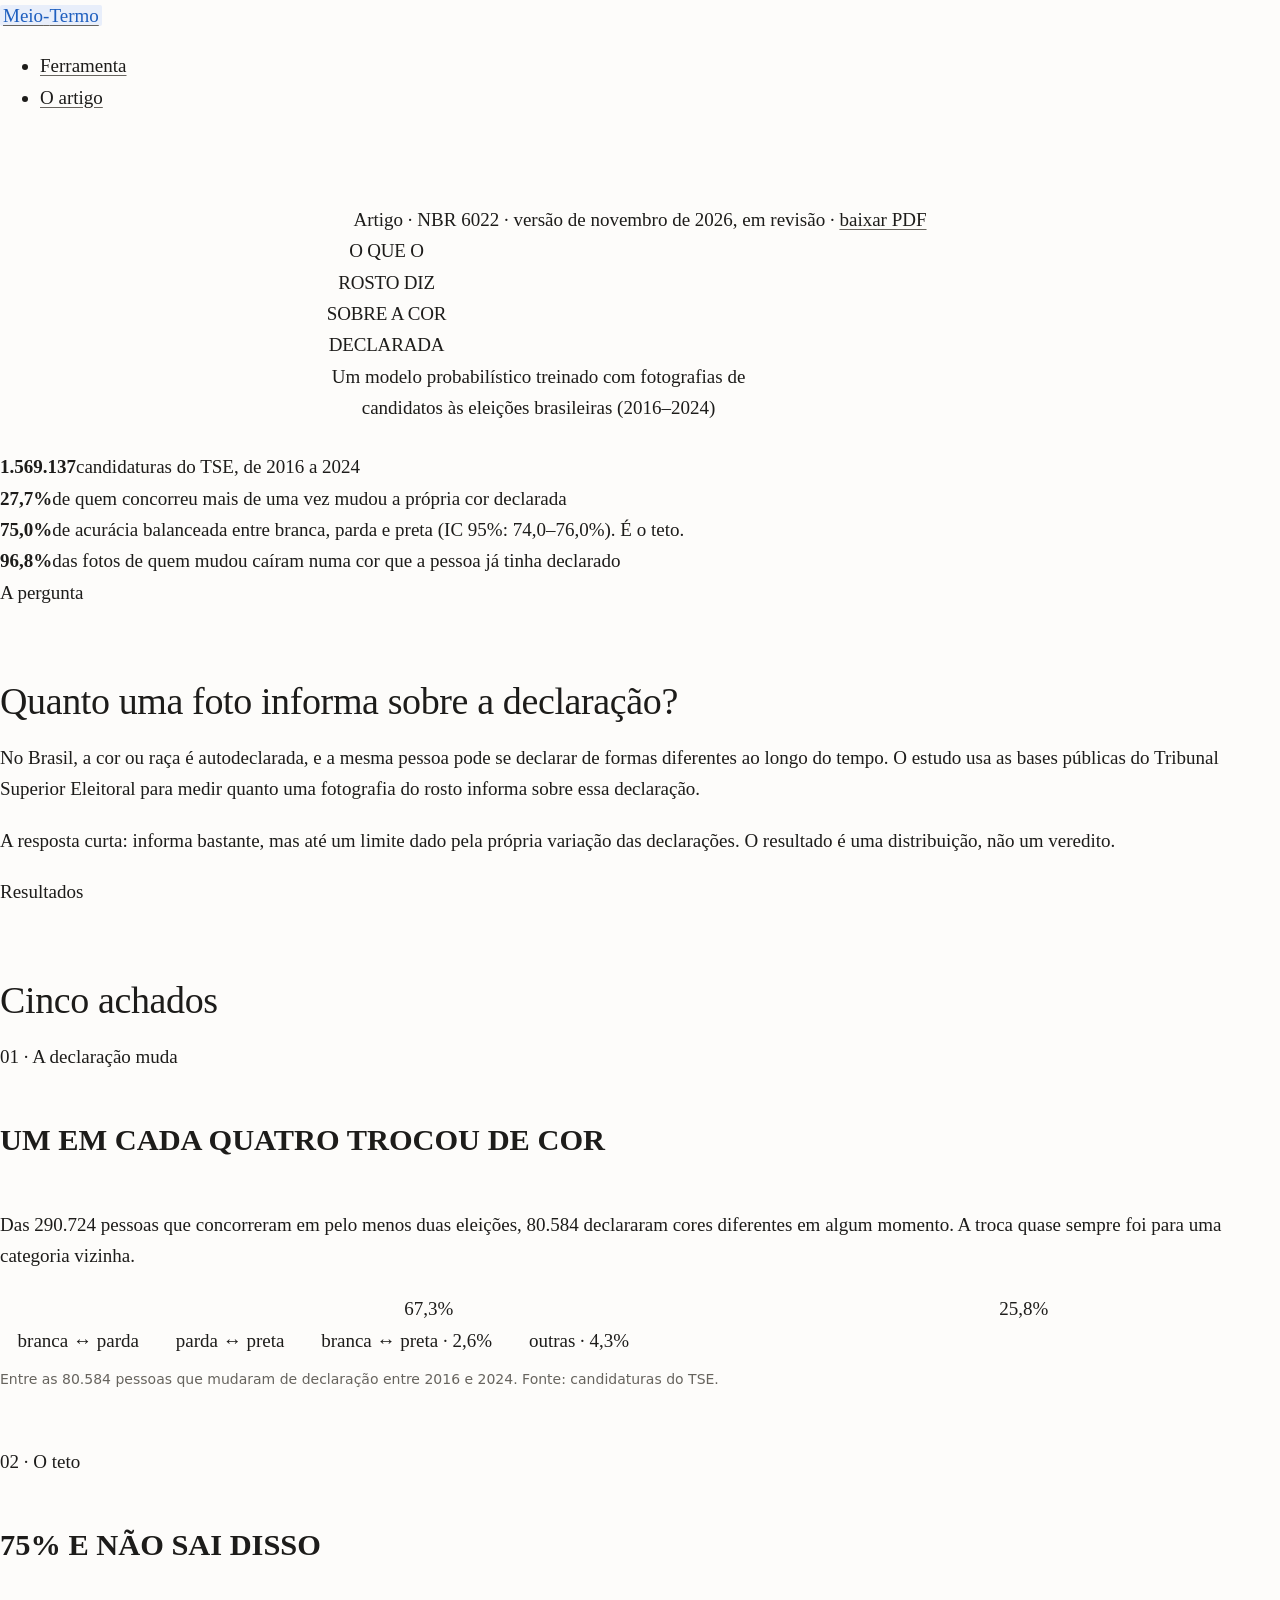
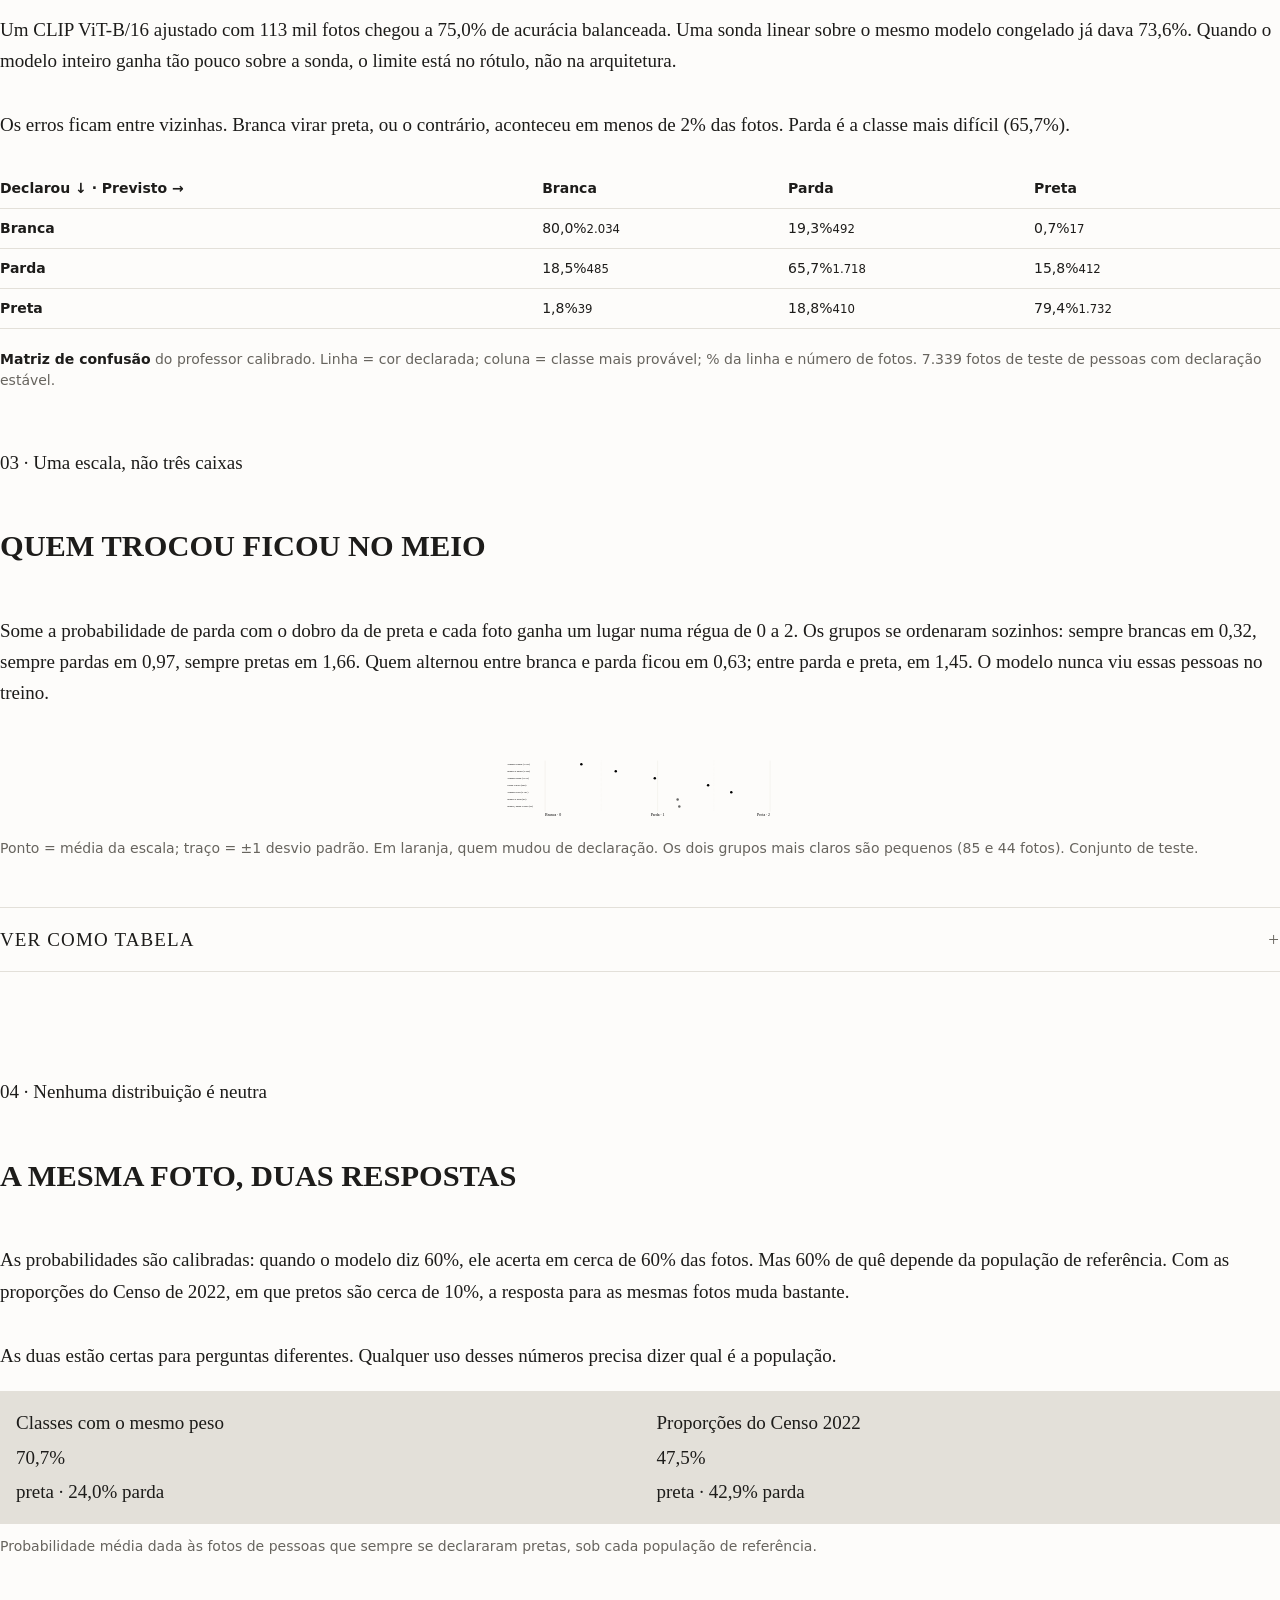
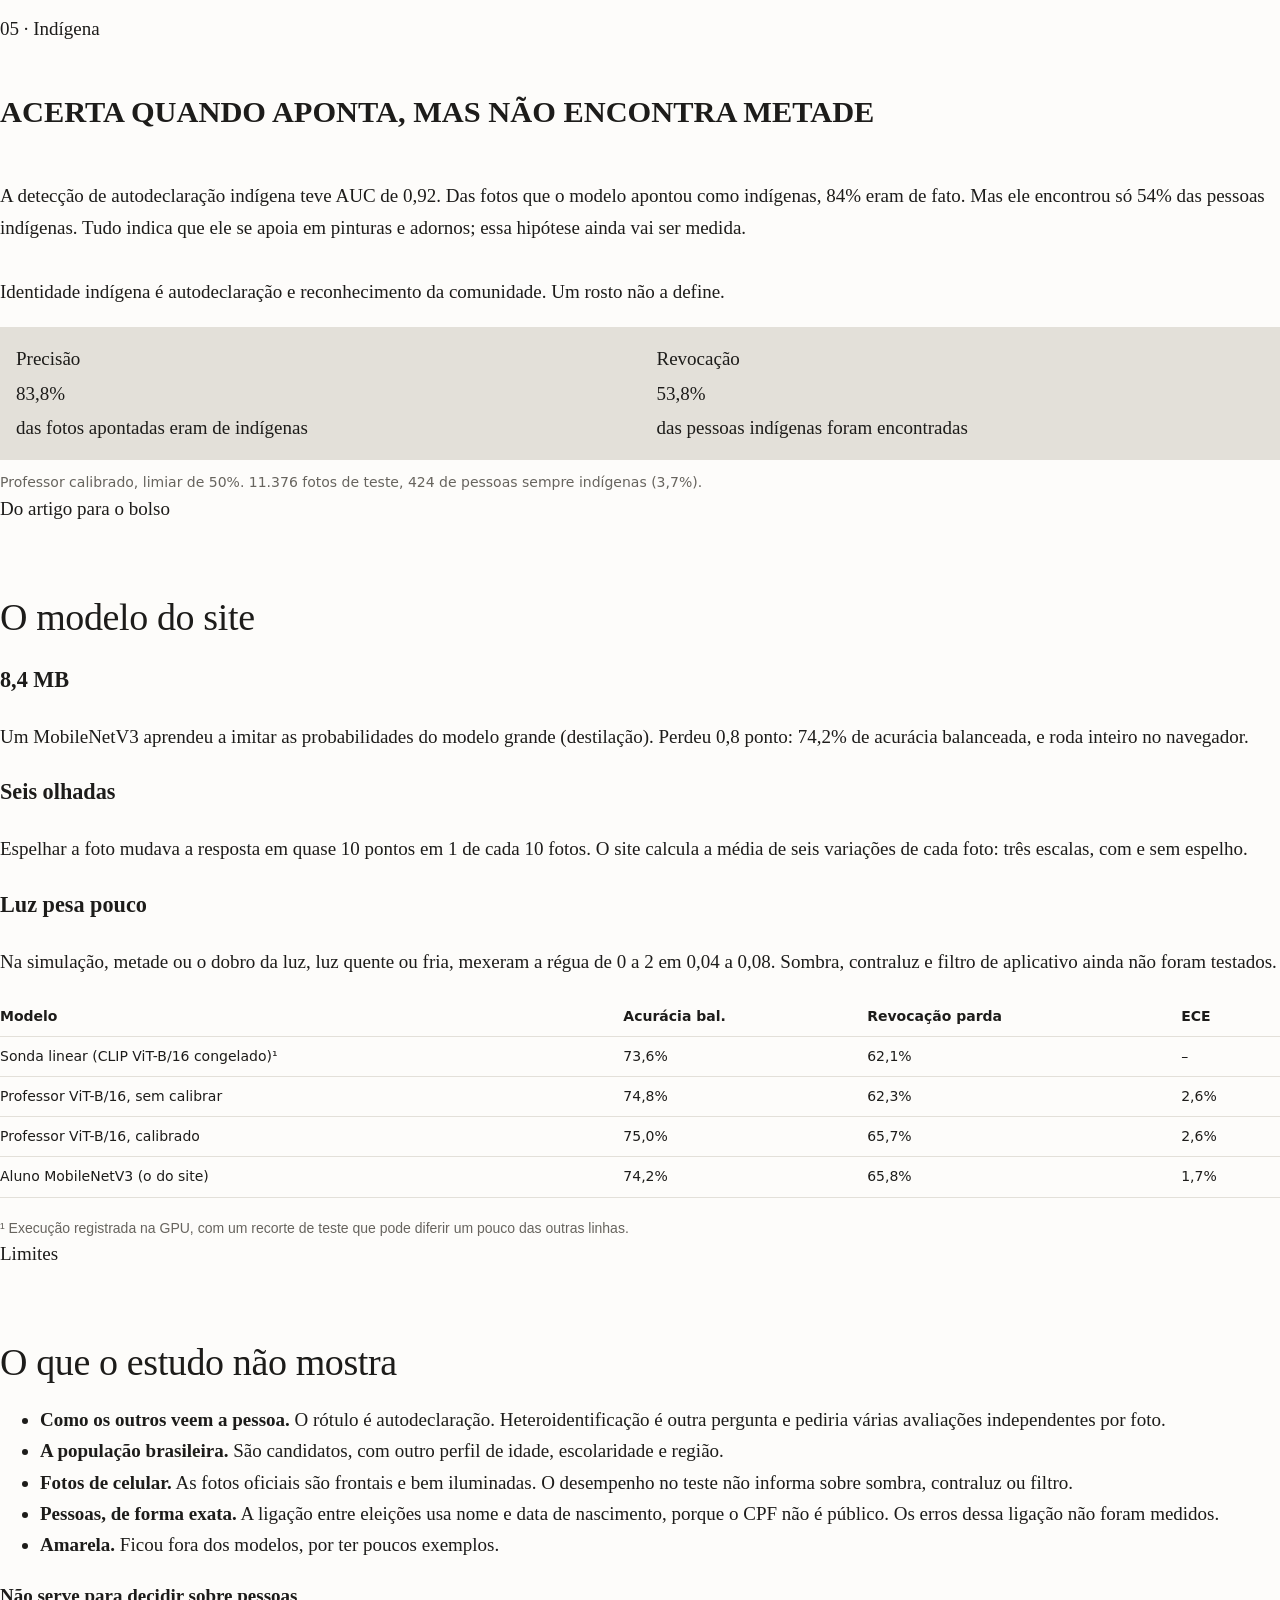
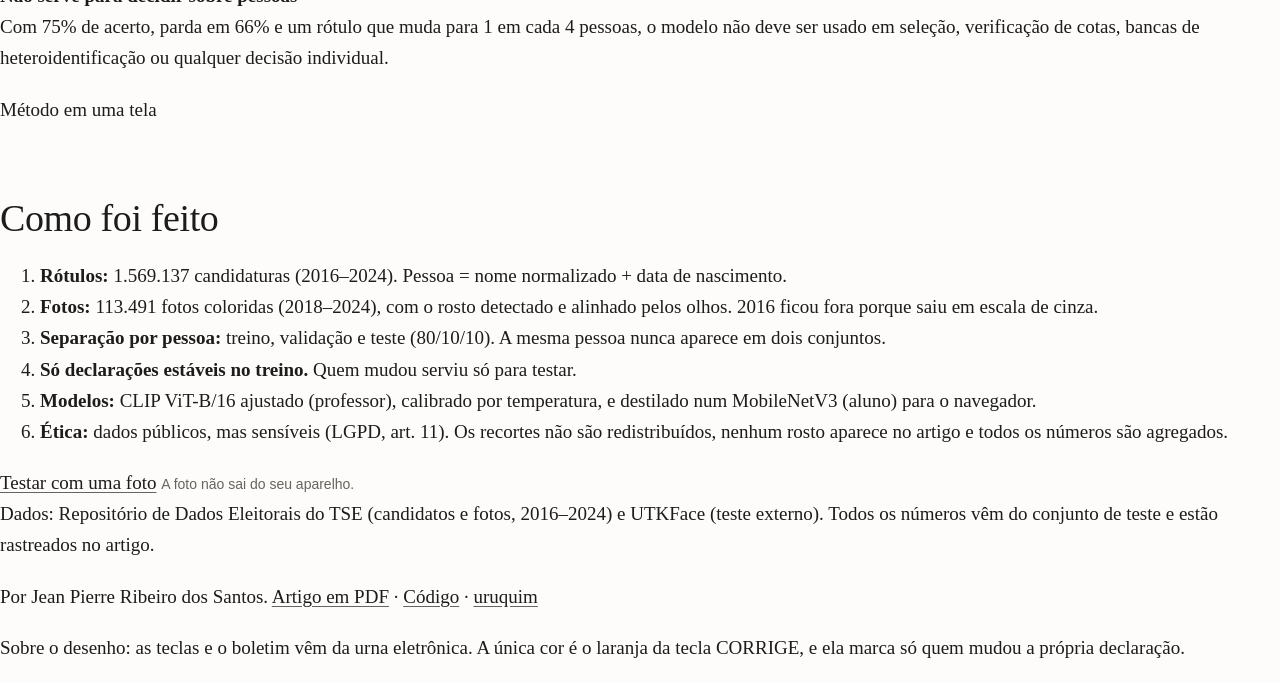
<file: web/artigo.html>
<!doctype html>
<html lang="pt-BR">
<head>
<meta charset="utf-8">
<meta name="viewport" content="width=device-width, initial-scale=1, viewport-fit=cover">
<title>O que o rosto diz · Meio-Termo</title>
<meta name="description" content="O artigo por trás do Meio-Termo: quanto uma foto do rosto informa sobre a cor ou raça autodeclarada, com 1,57 milhão de candidaturas do TSE.">
<meta name="theme-color" content="#f1ece1" media="(prefers-color-scheme: light)">
<meta name="theme-color" content="#171612" media="(prefers-color-scheme: dark)">
<link rel="icon" href="data:image/svg+xml,%3Csvg xmlns='http://www.w3.org/2000/svg' viewBox='0 0 32 32'%3E%3Crect width='32' height='32' rx='5' fill='%231b1a17'/%3E%3Crect x='7' y='14' width='18' height='5' fill='%23e0661f'/%3E%3C/svg%3E">
<link rel="preconnect" href="https://fonts.googleapis.com">
<link rel="preconnect" href="https://fonts.gstatic.com" crossorigin>
<link rel="stylesheet" href="https://fonts.googleapis.com/css2?family=Archivo:wdth,wght@62..125,400..900&family=IBM+Plex+Mono:wght@400;500;600&family=Source+Serif+4:ital,opsz,wght@0,8..60,400;0,8..60,600;1,8..60,400&display=swap">
<link rel="stylesheet" href="estilo.css">
<style>
.titulo-artigo { font: 900 clamp(2.6rem, 11vw, 6rem)/.9 var(--f-titulo); font-stretch: 65%; text-transform: uppercase; letter-spacing: -.01em; max-width: 14ch; }
.subtitulo { font: italic 400 clamp(1.1rem, 3.4vw, 1.35rem)/1.45 var(--f-texto); max-width: 46ch; color: var(--tinta-2); }
.achados { display: grid; gap: 3.5rem; }
@media (min-width: 900px) { .achado.lado { grid-template-columns: minmax(0, 1fr) minmax(0, 1.15fr); gap: 2.5rem; align-items: start; } }
.achado .corpo { display: grid; gap: .8rem; }
.achado h3 { font-size: clamp(1.4rem, 4.6vw, 1.9rem); font-stretch: 75%; font-weight: 800; text-transform: uppercase; }
.pilha { display: flex; height: 34px; gap: 2px; }
.pilha div { display: grid; place-items: center; font: 600 .78rem var(--f-mono); color: var(--recibo); min-width: 0; overflow: hidden; white-space: nowrap; }
.pilha-legenda { display: flex; flex-wrap: wrap; gap: .3rem 1.2rem; font: 400 .8rem var(--f-mono); color: var(--tinta-2); }
.pilha-legenda i { display: inline-block; width: .75rem; height: .75rem; margin-right: .35rem; vertical-align: -1px; }
.versus { display: grid; grid-template-columns: 1fr 1fr; gap: 1px; background: var(--linha); }
.versus > div { background: var(--recibo); padding: 1rem; display: grid; gap: .2rem; }
.versus b { font: 800 2.2rem/1 var(--f-titulo); font-stretch: 70%; }
.versus span { font: 400 .78rem/1.45 var(--f-mono); color: var(--tinta-2); }
details summary { cursor: pointer; font: 500 .8rem var(--f-mono); text-transform: uppercase; letter-spacing: .06em; }
details[open] summary { margin-bottom: .8rem; }
</style>
</head>
<body>
<div class="pagina">

<nav class="nav" aria-label="Principal">
  <a class="marca" href="./">Meio<i>-</i>Termo</a>
  <ul><li><a href="./">Ferramenta</a></li><li><a href="artigo.html" aria-current="page">O artigo</a></li></ul>
</nav>

<header class="abertura">
  <span class="rotulo">Artigo · NBR 6022 · versão de novembro de 2026, em revisão · <a href="artigo.pdf">baixar PDF</a></span>
  <h1 class="titulo-artigo">O que o rosto diz sobre a cor declarada</h1>
  <p class="subtitulo">Um modelo probabilístico treinado com fotografias de candidatos às eleições brasileiras (2016–2024)</p>
</header>

<div class="numeros" role="list">
  <div class="numero" role="listitem"><b>1.569.137</b><span>candidaturas do TSE, de 2016 a 2024</span></div>
  <div class="numero destaque" role="listitem"><b>27,7%</b><span>de quem concorreu mais de uma vez mudou a própria cor declarada</span></div>
  <div class="numero" role="listitem"><b>75,0%</b><span>de acurácia balanceada entre branca, parda e preta (IC 95%: 74,0–76,0%). É o teto.</span></div>
  <div class="numero" role="listitem"><b>96,8%</b><span>das fotos de quem mudou caíram numa cor que a pessoa já tinha declarado</span></div>
</div>

<section class="secao">
  <header><span class="rotulo">A pergunta</span><h2>Quanto uma foto informa sobre a declaração?</h2></header>
  <div class="texto">
    <p>No Brasil, a cor ou raça é autodeclarada, e a mesma pessoa pode se declarar de formas diferentes ao longo do tempo. O estudo usa as bases públicas do Tribunal Superior Eleitoral para medir quanto uma fotografia do rosto informa sobre essa declaração.</p>
    <p>A resposta curta: informa bastante, mas até um limite dado pela própria variação das declarações. O resultado é uma distribuição, não um veredito.</p>
  </div>
</section>

<section class="secao">
  <header><span class="rotulo">Resultados</span><h2>Cinco achados</h2></header>
  <div class="achados">

    <article class="achado lado">
      <div class="corpo">
        <span class="n">01 · A declaração muda</span>
        <h3>Um em cada quatro trocou de cor</h3>
        <p>Das 290.724 pessoas que concorreram em pelo menos duas eleições, 80.584 declararam cores diferentes em algum momento. A troca quase sempre foi para uma categoria vizinha.</p>
      </div>
      <figure class="figura" style="margin:0">
        <div class="pilha" role="img" aria-label="Entre quem mudou: 67,3% alternou entre branca e parda, 25,8% entre parda e preta, 2,6% entre branca e preta, 4,3% outras combinações">
          <div style="flex:67.3;background:var(--laranja)">67,3%</div>
          <div style="flex:25.8;background:var(--laranja-txt)">25,8%</div>
          <div style="flex:2.6;background:var(--tinta)"></div>
          <div style="flex:4.3;background:var(--tinta-3)"></div>
        </div>
        <div class="pilha-legenda">
          <span><i style="background:var(--laranja)"></i>branca ↔ parda</span>
          <span><i style="background:var(--laranja-txt)"></i>parda ↔ preta</span>
          <span><i style="background:var(--tinta)"></i>branca ↔ preta · 2,6%</span>
          <span><i style="background:var(--tinta-3)"></i>outras · 4,3%</span>
        </div>
        <figcaption>Entre as 80.584 pessoas que mudaram de declaração entre 2016 e 2024. Fonte: candidaturas do TSE.</figcaption>
      </figure>
    </article>

    <article class="achado lado">
      <div class="corpo">
        <span class="n">02 · O teto</span>
        <h3>75% e não sai disso</h3>
        <p>Um CLIP ViT-B/16 ajustado com 113 mil fotos chegou a 75,0% de acurácia balanceada. Uma sonda linear sobre o mesmo modelo congelado já dava 73,6%. Quando o modelo inteiro ganha tão pouco sobre a sonda, o limite está no rótulo, não na arquitetura.</p>
        <p>Os erros ficam entre vizinhas. Branca virar preta, ou o contrário, aconteceu em menos de 2% das fotos. Parda é a classe mais difícil (65,7%).</p>
      </div>
      <figure class="figura" style="margin:0">
        <table class="matriz" id="matriz"></table>
        <figcaption><b>Matriz de confusão</b> do professor calibrado. Linha = cor declarada; coluna = classe mais provável; % da linha e número de fotos. 7.339 fotos de teste de pessoas com declaração estável.</figcaption>
      </figure>
    </article>

    <article class="achado">
      <div class="corpo texto">
        <span class="n">03 · Uma escala, não três caixas</span>
        <h3>Quem trocou ficou no meio</h3>
        <p>Some a probabilidade de parda com o dobro da de preta e cada foto ganha um lugar numa régua de 0 a 2. Os grupos se ordenaram sozinhos: sempre brancas em 0,32, sempre pardas em 0,97, sempre pretas em 1,66. <span class="laranja">Quem alternou entre branca e parda ficou em 0,63; entre parda e preta, em 1,45.</span> O modelo nunca viu essas pessoas no treino.</p>
      </div>
      <figure class="figura" style="margin:0">
        <div id="escala"></div>
        <figcaption>Ponto = média da escala; traço = ±1 desvio padrão. Em laranja, quem mudou de declaração. Os dois grupos mais claros são pequenos (85 e 44 fotos). Conjunto de teste.</figcaption>
        <details>
          <summary>Ver como tabela</summary>
          <div class="tabela-rolagem"><table class="tabela" id="tabela-escala"></table></div>
        </details>
      </figure>
    </article>

    <article class="achado lado">
      <div class="corpo">
        <span class="n">04 · Nenhuma distribuição é neutra</span>
        <h3>A mesma foto, duas respostas</h3>
        <p>As probabilidades são calibradas: quando o modelo diz 60%, ele acerta em cerca de 60% das fotos. Mas 60% de quê depende da população de referência. Com as proporções do Censo de 2022, em que pretos são cerca de 10%, a resposta para as mesmas fotos muda bastante.</p>
        <p>As duas estão certas para perguntas diferentes. Qualquer uso desses números precisa dizer qual é a população.</p>
      </div>
      <figure class="figura" style="margin:0">
        <div class="versus">
          <div><span>Classes com o mesmo peso</span><b>70,7%</b><span>preta · 24,0% parda</span></div>
          <div><span>Proporções do Censo 2022</span><b>47,5%</b><span>preta · 42,9% parda</span></div>
        </div>
        <figcaption>Probabilidade média dada às fotos de pessoas que sempre se declararam pretas, sob cada população de referência.</figcaption>
      </figure>
    </article>

    <article class="achado lado">
      <div class="corpo">
        <span class="n">05 · Indígena</span>
        <h3>Acerta quando aponta, mas não encontra metade</h3>
        <p>A detecção de autodeclaração indígena teve AUC de 0,92. Das fotos que o modelo apontou como indígenas, 84% eram de fato. Mas ele encontrou só 54% das pessoas indígenas. Tudo indica que ele se apoia em pinturas e adornos; essa hipótese ainda vai ser medida.</p>
        <p>Identidade indígena é autodeclaração e reconhecimento da comunidade. Um rosto não a define.</p>
      </div>
      <figure class="figura" style="margin:0">
        <div class="versus">
          <div><span>Precisão</span><b>83,8%</b><span>das fotos apontadas eram de indígenas</span></div>
          <div><span>Revocação</span><b>53,8%</b><span>das pessoas indígenas foram encontradas</span></div>
        </div>
        <figcaption>Professor calibrado, limiar de 50%. 11.376 fotos de teste, 424 de pessoas sempre indígenas (3,7%).</figcaption>
      </figure>
    </article>
  </div>
</section>

<section class="secao">
  <header><span class="rotulo">Do artigo para o bolso</span><h2>O modelo do site</h2></header>
  <div class="colunas">
    <div><h3>8,4 MB</h3><p>Um MobileNetV3 aprendeu a imitar as probabilidades do modelo grande (destilação). Perdeu 0,8 ponto: 74,2% de acurácia balanceada, e roda inteiro no navegador.</p></div>
    <div><h3>Seis olhadas</h3><p>Espelhar a foto mudava a resposta em quase 10 pontos em 1 de cada 10 fotos. O site calcula a média de seis variações de cada foto: três escalas, com e sem espelho.</p></div>
    <div><h3>Luz pesa pouco</h3><p>Na simulação, metade ou o dobro da luz, luz quente ou fria, mexeram a régua de 0 a 2 em 0,04 a 0,08. Sombra, contraluz e filtro de aplicativo ainda não foram testados.</p></div>
  </div>
  <div class="tabela-rolagem">
    <table class="tabela">
      <thead><tr><th>Modelo</th><th>Acurácia bal.</th><th>Revocação parda</th><th>ECE</th></tr></thead>
      <tbody>
        <tr><td>Sonda linear (CLIP ViT-B/16 congelado)¹</td><td>73,6%</td><td>62,1%</td><td>–</td></tr>
        <tr><td>Professor ViT-B/16, sem calibrar</td><td>74,8%</td><td>62,3%</td><td>2,6%</td></tr>
        <tr><td>Professor ViT-B/16, calibrado</td><td>75,0%</td><td>65,7%</td><td>2,6%</td></tr>
        <tr><td>Aluno MobileNetV3 (o do site)</td><td>74,2%</td><td>65,8%</td><td>1,7%</td></tr>
      </tbody>
    </table>
  </div>
  <p class="dica" style="text-align:left">¹ Execução registrada na GPU, com um recorte de teste que pode diferir um pouco das outras linhas.</p>
</section>

<section class="secao">
  <header><span class="rotulo">Limites</span><h2>O que o estudo não mostra</h2></header>
  <ul class="lista">
    <li><b>Como os outros veem a pessoa.</b> O rótulo é autodeclaração. Heteroidentificação é outra pergunta e pediria várias avaliações independentes por foto.</li>
    <li><b>A população brasileira.</b> São candidatos, com outro perfil de idade, escolaridade e região.</li>
    <li><b>Fotos de celular.</b> As fotos oficiais são frontais e bem iluminadas. O desempenho no teste não informa sobre sombra, contraluz ou filtro.</li>
    <li><b>Pessoas, de forma exata.</b> A ligação entre eleições usa nome e data de nascimento, porque o CPF não é público. Os erros dessa ligação não foram medidos.</li>
    <li><b>Amarela.</b> Ficou fora dos modelos, por ter poucos exemplos.</li>
  </ul>
  <div class="aviso">
    <b>Não serve para decidir sobre pessoas</b>
    <p>Com 75% de acerto, parda em 66% e um rótulo que muda para 1 em cada 4 pessoas, o modelo não deve ser usado em seleção, verificação de cotas, bancas de heteroidentificação ou qualquer decisão individual.</p>
  </div>
</section>

<section class="secao">
  <header><span class="rotulo">Método em uma tela</span><h2>Como foi feito</h2></header>
  <ol class="lista">
    <li><b>Rótulos:</b> 1.569.137 candidaturas (2016–2024). Pessoa = nome normalizado + data de nascimento.</li>
    <li><b>Fotos:</b> 113.491 fotos coloridas (2018–2024), com o rosto detectado e alinhado pelos olhos. 2016 ficou fora porque saiu em escala de cinza.</li>
    <li><b>Separação por pessoa:</b> treino, validação e teste (80/10/10). A mesma pessoa nunca aparece em dois conjuntos.</li>
    <li><b>Só declarações estáveis no treino.</b> Quem mudou serviu só para testar.</li>
    <li><b>Modelos:</b> CLIP ViT-B/16 ajustado (professor), calibrado por temperatura, e destilado num MobileNetV3 (aluno) para o navegador.</li>
    <li><b>Ética:</b> dados públicos, mas sensíveis (LGPD, art. 11). Os recortes não são redistribuídos, nenhum rosto aparece no artigo e todos os números são agregados.</li>
  </ol>
  <div class="chamada">
    <a class="tecla" href="./">Testar com uma foto</a>
    <span class="dica" style="text-align:left">A foto não sai do seu aparelho.</span>
  </div>
</section>

<footer class="colofao">
  <p>Dados: Repositório de Dados Eleitorais do TSE (candidatos e fotos, 2016–2024) e UTKFace (teste externo). Todos os números vêm do conjunto de teste e estão rastreados no artigo.</p>
  <p>Por Jean Pierre Ribeiro dos Santos. <a href="artigo.pdf">Artigo em PDF</a> · <a href="https://github.com/jpierreribeiro/meio-termo">Código</a> · <a href="/">uruquim</a></p>
  <p>Sobre o desenho: as teclas e o boletim vêm da urna eletrônica. A única cor é o laranja da tecla CORRIGE, e ela marca só quem mudou a própria declaração.</p>
</footer>
</div>

<script type="module">
import { escala, matriz, GRUPOS } from "./graficos.js";
escala(document.getElementById("escala"));
matriz(document.getElementById("matriz"));
const f = (v, d) => v.toLocaleString("pt-BR", { minimumFractionDigits: d, maximumFractionDigits: d });
document.getElementById("tabela-escala").innerHTML =
  `<thead><tr><th>Declarações (2016–2024)</th><th>Fotos</th><th>P(branca)</th><th>P(parda)</th><th>P(preta)</th><th>Escala (DP)</th></tr></thead><tbody>` +
  GRUPOS.map(g => `<tr class="${g.mudou ? "mudou" : ""}"><td>${g.nome}</td><td>${g.n.toLocaleString("pt-BR")}</td><td>${f(g.p[0], 1)}%</td><td>${f(g.p[1], 1)}%</td><td>${f(g.p[2], 1)}%</td><td>${f(g.m, 2)} (${f(g.dp, 2)})</td></tr>`).join("") + `</tbody>`;
</script>
</body>
</html>
</file>
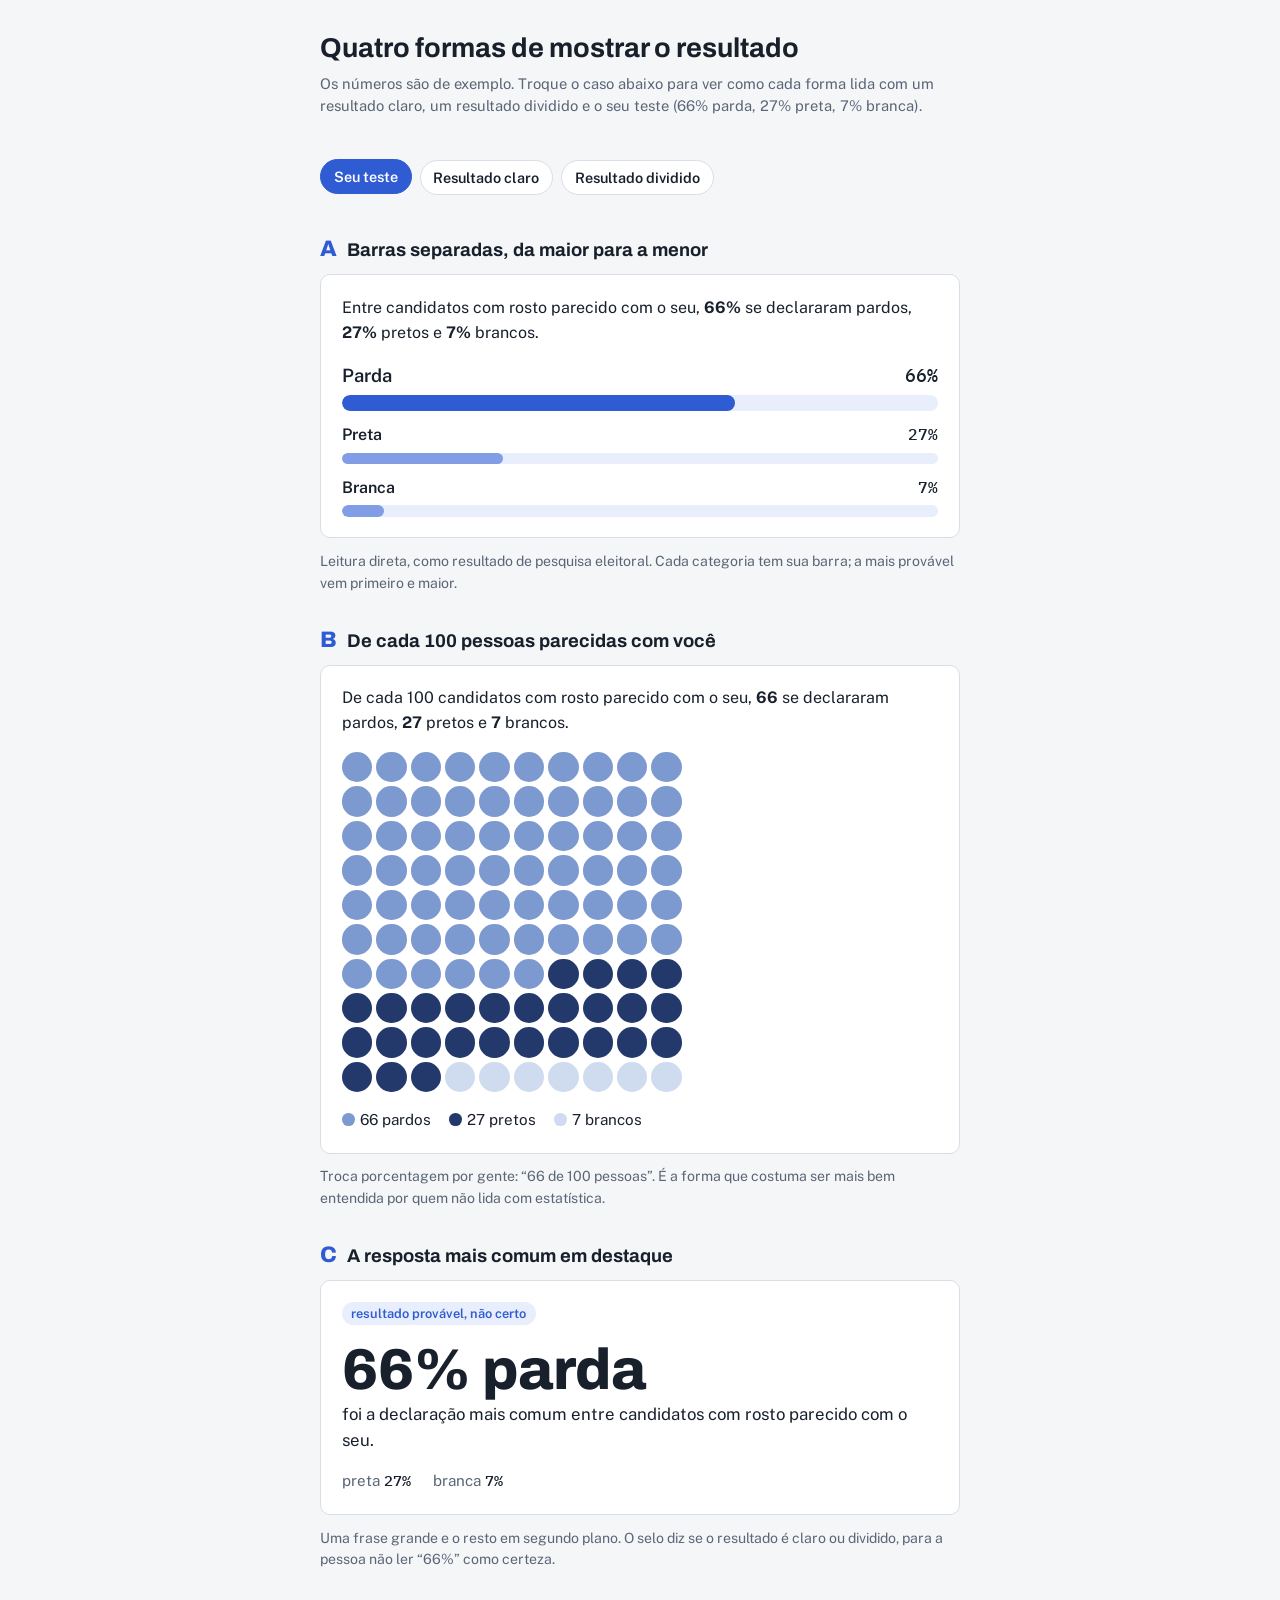
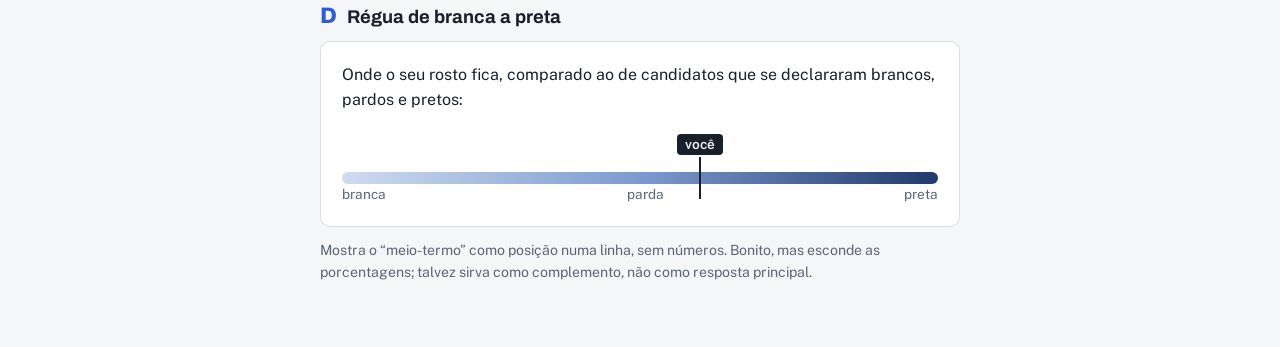
<file: docs/rascunhos/exemplos_resultado.html>
<!doctype html>
<html lang="pt-BR">
<head>
<meta charset="utf-8">
<meta name="viewport" content="width=device-width, initial-scale=1, viewport-fit=cover">
<title>Meio-Termo · formas de mostrar</title>
<link rel="preconnect" href="https://fonts.googleapis.com">
<link rel="preconnect" href="https://fonts.gstatic.com" crossorigin>
<link rel="stylesheet" href="https://fonts.googleapis.com/css2?family=Archivo:wght@500;700;800&family=Public+Sans:wght@400;600&family=IBM+Plex+Mono:wght@400;500&display=swap">
<style>
:root {
  --bg: #f5f6f8; --surface: #ffffff; --fg: #18202c; --muted: #5a6577; --line: #d9dee6;
  --accent: #2f5bd3; --accent-fg: #fff; --soft: #e8eefb;
  --c0: #cfdbef; --c1: #7d9ad0; --c2: #23396b;
  --font-display: "Archivo", "Helvetica Neue", Arial, sans-serif;
  --font-body: "Public Sans", "Segoe UI", system-ui, sans-serif;
  --font-mono: "IBM Plex Mono", ui-monospace, Menlo, monospace;
  color-scheme: light;
}
@media (prefers-color-scheme: dark) {
  :root:not([data-theme="light"]) {
    --bg: #11151c; --surface: #181e28; --fg: #e7ebf2; --muted: #9aa5b8; --line: #2a3242;
    --accent: #8aa8ff; --accent-fg: #0d1426; --soft: #1f2a40; --c0: #d5e0f3; --c1: #7d9ad0; --c2: #31508f;
    color-scheme: dark;
  }
}
* { box-sizing: border-box; }
body { margin: 0; background: var(--bg); color: var(--fg); font-family: var(--font-body); line-height: 1.55;
  padding-left: max(16px, env(safe-area-inset-left, 0px)); padding-right: max(16px, env(safe-area-inset-right, 0px)); padding-block: 2rem 4rem; }
.wrap { max-width: 640px; margin: 0 auto; display: grid; gap: 2rem; }
h1, h2 { font-family: var(--font-display); margin: 0; line-height: 1.2; text-wrap: balance; }
h1 { font-size: 1.7rem; } h2 { font-size: 1.15rem; }
p { margin: 0; }
.muted { color: var(--muted); font-size: .92rem; }
.amostras { display: flex; flex-wrap: wrap; gap: .5rem; position: sticky; top: 0; background: var(--bg); padding-block: .6rem; z-index: 2; }
.amostras button { font: 600 .9rem var(--font-body); border: 1px solid var(--line); background: var(--surface); color: var(--fg); padding: .5rem .8rem; border-radius: 999px; cursor: pointer; }
.amostras button[aria-pressed="true"] { background: var(--accent); color: var(--accent-fg); border-color: var(--accent); }
.opcao { display: grid; gap: .8rem; }
.rotulo { display: flex; gap: .6rem; align-items: baseline; }
.rotulo b { font: 800 1.4rem var(--font-display); color: var(--accent); }
.card { background: var(--surface); border: 1px solid var(--line); border-radius: 10px; padding: 1.3rem; display: grid; gap: 1rem; }
.prós { font-size: .88rem; color: var(--muted); }

/* A: barras separadas, ordenadas */
.lista { display: grid; gap: .75rem; }
.item { display: grid; gap: .3rem; }
.item .topo { display: flex; justify-content: space-between; align-items: baseline; }
.item .nome { font-weight: 600; }
.item .val { font: 500 1rem var(--font-mono); }
.item .trilho { height: .7rem; background: var(--soft); border-radius: 999px; overflow: hidden; }
.item .trilho div { height: 100%; background: var(--accent); border-radius: 999px; }
.item.top .nome, .item.top .val { font-size: 1.15rem; }
.item.top .trilho { height: 1rem; }
.item:not(.top) .trilho div { opacity: .55; }

/* B: 100 pessoas */
.grade { display: grid; grid-template-columns: repeat(10, 1fr); gap: 4px; max-width: 340px; }
.grade span { aspect-ratio: 1; border-radius: 50%; }
.legenda { display: flex; flex-wrap: wrap; gap: .4rem 1.1rem; font-size: .95rem; }
.legenda i { display: inline-block; width: .8rem; height: .8rem; border-radius: 50%; margin-right: .35rem; vertical-align: -1px; }
.k0 { background: var(--c0); } .k1 { background: var(--c1); } .k2 { background: var(--c2); }

/* C: resposta em destaque */
.destaque { display: grid; gap: .2rem; }
.destaque .grande { font: 800 clamp(2.4rem, 12vw, 3.6rem) var(--font-display); line-height: 1; }
.destaque .sub { font-size: 1.05rem; }
.selo { display: inline-block; font: 600 .8rem var(--font-body); padding: .25rem .6rem; border-radius: 999px; background: var(--soft); color: var(--accent); justify-self: start; }
.outros { display: flex; gap: 1.4rem; flex-wrap: wrap; font-size: .95rem; color: var(--muted); }
.outros b { color: var(--fg); font-family: var(--font-mono); font-weight: 500; }

/* D: régua simples */
.regua { position: relative; height: 3.2rem; margin-top: 1.6rem; }
.regua .faixa { position: absolute; inset: 1.1rem 0 auto; height: .8rem; border-radius: 999px; background: linear-gradient(90deg, var(--c0), var(--c1), var(--c2)); }
.regua .pino { position: absolute; top: .2rem; width: 2px; height: 2.6rem; background: var(--fg); transform: translateX(-1px); }
.regua .pino b { position: absolute; bottom: 2.75rem; left: 50%; transform: translateX(-50%); white-space: nowrap; font: 600 .85rem var(--font-body); background: var(--fg); color: var(--bg); padding: .15rem .5rem; border-radius: 4px; }
.regua .pontas { position: absolute; inset: auto 0 0; display: flex; justify-content: space-between; font-size: .85rem; color: var(--muted); }
</style>
</head>
<body>
<div class="wrap">
  <header style="display:grid;gap:.5rem">
    <h1>Quatro formas de mostrar o resultado</h1>
    <p class="muted">Os números são de exemplo. Troque o caso abaixo para ver como cada forma lida com um resultado claro, um resultado dividido e o seu teste (66% parda, 27% preta, 7% branca).</p>
  </header>

  <div class="amostras" role="group" aria-label="Caso de exemplo">
    <button data-p="7,66,27" aria-pressed="true">Seu teste</button>
    <button data-p="84,13,3">Resultado claro</button>
    <button data-p="46,47,7">Resultado dividido</button>
  </div>

  <section class="opcao">
    <div class="rotulo"><b>A</b><h2>Barras separadas, da maior para a menor</h2></div>
    <div class="card"><p id="fA"></p><div class="lista" id="A"></div></div>
    <p class="prós">Leitura direta, como resultado de pesquisa eleitoral. Cada categoria tem sua barra; a mais provável vem primeiro e maior.</p>
  </section>

  <section class="opcao">
    <div class="rotulo"><b>B</b><h2>De cada 100 pessoas parecidas com você</h2></div>
    <div class="card"><p id="fB"></p><div class="grade" id="B" aria-hidden="true"></div><div class="legenda" id="lB"></div></div>
    <p class="prós">Troca porcentagem por gente: “66 de 100 pessoas”. É a forma que costuma ser mais bem entendida por quem não lida com estatística.</p>
  </section>

  <section class="opcao">
    <div class="rotulo"><b>C</b><h2>A resposta mais comum em destaque</h2></div>
    <div class="card" id="C"></div>
    <p class="prós">Uma frase grande e o resto em segundo plano. O selo diz se o resultado é claro ou dividido, para a pessoa não ler “66%” como certeza.</p>
  </section>

  <section class="opcao">
    <div class="rotulo"><b>D</b><h2>Régua de branca a preta</h2></div>
    <div class="card"><p id="fD"></p><div class="regua" id="D"></div></div>
    <p class="prós">Mostra o “meio-termo” como posição numa linha, sem números. Bonito, mas esconde as porcentagens; talvez sirva como complemento, não como resposta principal.</p>
  </section>
</div>

<script>
const NOMES = ["branca", "parda", "preta"], PLURAL = ["brancos", "pardos", "pretos"];
const $ = id => document.getElementById(id);
function ordenar(p) { return p.map((v, i) => ({ v, i })).sort((a, b) => b.v - a.v); }
function frase(p) {
  const o = ordenar(p);
  return `Entre candidatos com rosto parecido com o seu, <b>${o[0].v}%</b> se declararam ${PLURAL[o[0].i]}, <b>${o[1].v}%</b> ${PLURAL[o[1].i]} e <b>${o[2].v}%</b> ${PLURAL[o[2].i]}.`;
}
function clareza(p) {
  const o = ordenar(p);
  if (o[0].v >= 70) return "resultado claro";
  if (o[0].v - o[1].v < 15) return "resultado dividido";
  return "resultado provável, não certo";
}
function render(p) {
  const o = ordenar(p);
  $("fA").innerHTML = frase(p);
  $("A").innerHTML = o.map((x, k) => `<div class="item${k === 0 ? " top" : ""}"><div class="topo"><span class="nome">${NOMES[x.i][0].toUpperCase() + NOMES[x.i].slice(1)}</span><span class="val">${x.v}%</span></div><div class="trilho"><div style="width:${x.v}%"></div></div></div>`).join("");

  $("fB").innerHTML = `De cada 100 candidatos com rosto parecido com o seu, <b>${o[0].v}</b> se declararam ${PLURAL[o[0].i]}, <b>${o[1].v}</b> ${PLURAL[o[1].i]} e <b>${o[2].v}</b> ${PLURAL[o[2].i]}.`;
  let pontos = [];
  for (const x of o) for (let k = 0; k < x.v; k++) pontos.push(x.i);
  $("B").innerHTML = pontos.slice(0, 100).map(i => `<span class="k${i}"></span>`).join("");
  $("lB").innerHTML = o.map(x => `<span><i class="k${x.i}"></i>${x.v} ${PLURAL[x.i]}</span>`).join("");

  $("C").innerHTML = `<span class="selo">${clareza(p)}</span>
    <div class="destaque"><span class="grande">${o[0].v}% ${NOMES[o[0].i]}</span>
    <span class="sub">foi a declaração mais comum entre candidatos com rosto parecido com o seu.</span></div>
    <div class="outros">${o.slice(1).map(x => `<span>${NOMES[x.i]} <b>${x.v}%</b></span>`).join("")}</div>`;

  const nota = (p[1] + 2 * p[2]) / 100, pos = nota / 2 * 100;
  $("fD").textContent = "Onde o seu rosto fica, comparado ao de candidatos que se declararam brancos, pardos e pretos:";
  $("D").innerHTML = `<div class="faixa"></div><div class="pino" style="left:${pos}%"><b style="transform:translateX(${pos < 15 ? -15 : pos > 85 ? -85 : -50}%)">você</b></div>
    <div class="pontas"><span>branca</span><span>parda</span><span>preta</span></div>`;
}
document.querySelectorAll(".amostras button").forEach(b => b.addEventListener("click", () => {
  document.querySelectorAll(".amostras button").forEach(x => x.setAttribute("aria-pressed", x === b));
  render(b.dataset.p.split(",").map(Number));
}));
render([7, 66, 27]);
</script>
</body>
</html>
</file>
<file: web/estilo.css>
/* Meio-Termo: reportagem interativa. Uma coluna de leitura, gráficos que saem um pouco dela. */
:root {
  --fundo: #fdfcfa;
  --texto: #1d1c1a;
  --suave: #67645e;
  --linha: #e3e0d9;
  --painel: #f5f3ee;
  --destaque: #1f5fbf;        /* quem mudou de declaração, e "você" */
  --destaque-fundo: #e8eefa;
  --c0: #d3cec3;              /* branca: escala ordinal de cinzas, sem tons de pele */
  --c1: #8c867a;              /* parda */
  --c2: #33312c;              /* preta */
  --c3: #b98a3e;              /* indígena (só no resultado) */
  --leitura: 640px;
  --largo: 880px;
  color-scheme: light;
}
@media (prefers-color-scheme: dark) {
  :root:not([data-theme="light"]) {
    --fundo: #151514; --texto: #ebe8e2; --suave: #a19d95; --linha: #2f2e2b; --painel: #1d1d1b;
    --destaque: #7aa7f0; --destaque-fundo: #1c2a40;
    --c0: #e4e0d6; --c1: #9b958a; --c2: #4b4943; --c3: #d1a457;
    color-scheme: dark;
  }
}

* { box-sizing: border-box; }
[hidden] { display: none !important; }
html { -webkit-text-size-adjust: 100%; scroll-behavior: smooth; }
body {
  margin: 0; background: var(--fundo); color: var(--texto);
  font: 19px/1.65 "Newsreader", Georgia, serif;
  font-optical-sizing: auto;
}
a { color: inherit; text-decoration-color: var(--suave); text-underline-offset: 3px; }
a:hover { color: var(--destaque); text-decoration-color: currentColor; }
.ui, figcaption, .nota, .botao, .topo, .rodape, .grafico text, .legenda, details summary, table {
  font-family: "Public Sans", system-ui, sans-serif;
}

/* ---------- estrutura ---------- */
.topo {
  max-width: var(--largo); margin: 0 auto; padding: 18px 20px;
  display: flex; justify-content: space-between; align-items: center; gap: 16px;
  font-size: 14px; color: var(--suave); border-bottom: 1px solid var(--linha);
}
.topo a { text-decoration: none; }
.topo .nome { color: var(--texto); font-weight: 600; }
main { padding: 0 20px 80px; }
.coluna { max-width: var(--leitura); margin: 0 auto; }
.largo { max-width: var(--largo); margin: 0 auto; }

/* ---------- abertura ---------- */
.abertura { max-width: var(--leitura); margin: 0 auto; padding: 72px 0 24px; }
.chapeu { font: 600 14px/1.3 "Public Sans", sans-serif; color: var(--destaque); margin: 0 0 18px; }
h1 {
  font-weight: 500; font-size: clamp(44px, 8vw, 72px); line-height: 1.02;
  letter-spacing: -0.02em; margin: 0 0 22px;
}
.linha-fina { font-size: clamp(21px, 2.6vw, 25px); line-height: 1.45; color: var(--suave); margin: 0 0 28px; }
.credito { font: 14px/1.5 "Public Sans", sans-serif; color: var(--suave); margin: 0; }
.credito b { color: var(--texto); font-weight: 600; }

/* ---------- texto ---------- */
h2 {
  font-weight: 500; font-size: clamp(30px, 4.4vw, 38px); line-height: 1.15;
  letter-spacing: -0.01em; margin: 72px 0 18px;
}
p { margin: 0 0 20px; }
.grande { font-size: 1.12em; }
.marca { background: var(--destaque-fundo); color: var(--destaque); padding: 0 3px; border-radius: 2px; }
hr.pausa { border: 0; height: 1px; background: var(--linha); max-width: 120px; margin: 56px auto; }

/* ---------- gráficos ---------- */
figure { margin: 36px auto 40px; }
figcaption { font-size: 14px; line-height: 1.5; color: var(--suave); margin-top: 12px; }
figcaption b { color: var(--texto); font-weight: 600; }
.grafico { width: 100%; display: block; overflow: visible; }
.grafico text { font-size: 13px; fill: var(--suave); }
.grafico .forte { fill: var(--texto); font-weight: 600; }
.grafico .azul { fill: var(--destaque); font-weight: 600; }
.legenda { display: flex; flex-wrap: wrap; gap: 6px 18px; font-size: 14px; color: var(--suave); margin: 0 0 12px; padding: 0; list-style: none; }
.legenda li { display: flex; align-items: center; gap: 7px; }
.legenda i { width: 12px; height: 12px; border-radius: 2px; display: inline-block; }

/* quadrinhos: 100 candidatos */
.cem { display: grid; grid-template-columns: repeat(20, 1fr); gap: 4px; max-width: 520px; }
.cem span { aspect-ratio: 1; border-radius: 2px; background: var(--linha); transition: background-color .5s ease; }
.visivel .cem span.mudou { background: var(--destaque); }
.cem span:nth-child(n) { transition-delay: calc(var(--i) * 12ms); }

/* barras empilhadas */
.barras { display: grid; gap: 14px; }
.barra-linha { display: grid; grid-template-columns: 120px 1fr; align-items: center; gap: 14px; font: 15px/1.3 "Public Sans", sans-serif; }
.barra { display: flex; height: 34px; border-radius: 3px; overflow: hidden; background: var(--painel); }
.barra > div {
  width: 0; transition: width .9s cubic-bezier(.2,.7,.2,1);
  display: flex; align-items: center; padding-left: 8px; overflow: hidden; white-space: nowrap;
  font: 600 13px/1 "Public Sans", sans-serif;
}
.visivel .barra > div, .barra.ja > div { width: var(--w); }
.c0 { background: var(--c0); color: #1d1c1a; }
.c1 { background: var(--c1); color: #fff; }
.c2 { background: var(--c2); color: #fff; }
.c3 { background: var(--c3); color: #1d1c1a; }
.cx { background: var(--destaque); color: #fff; }
.cy { background: var(--linha); color: var(--suave); }

/* funil: do formulário à foto */
.funil { display: grid; gap: 12px; }
.funil-linha { display: grid; grid-template-columns: 140px 1fr auto; align-items: center; gap: 12px; font: 15px/1.3 "Public Sans", sans-serif; }
.funil-linha b { font-weight: 600; font-variant-numeric: tabular-nums; min-width: 78px; text-align: right; }
.funil .barra { height: 22px; background: transparent; }
.funil .barra > div { padding: 0; min-width: 3px; }

/* etapas numeradas */
.passos { list-style: none; counter-reset: passo; padding: 0; margin: 32px 0 0; }
.passos li { counter-increment: passo; position: relative; padding: 0 0 0 52px; margin: 0 0 26px; }
.passos li::before {
  content: counter(passo); position: absolute; left: 0; top: 2px; width: 34px; height: 34px; border-radius: 50%;
  display: grid; place-items: center; background: var(--painel); border: 1px solid var(--linha);
  font: 600 15px/1 "Public Sans", sans-serif; color: var(--texto);
}
.passos li b { font-weight: 600; }

/* aparecer ao rolar */
.surge { opacity: 0; transform: translateY(14px); transition: opacity .7s ease, transform .7s ease; }
.surge.visivel { opacity: 1; transform: none; }
@media (prefers-reduced-motion: reduce) {
  .surge { opacity: 1; transform: none; transition: none; }
  .barra > div, .cem span { transition: none; }
}

/* ---------- experimente ---------- */
.abertura { text-align: center; padding-bottom: 8px; }
.abertura h1 { margin-bottom: 0; }
.experimente {
  max-width: 480px; margin: 28px auto 56px; padding: 28px clamp(16px, 5vw, 36px) 32px;
  background: var(--painel); border-radius: 8px; text-align: center;
}
.teste { display: grid; justify-items: center; }
.quadro {
  aspect-ratio: 1; width: min(100%, 260px); border-radius: 6px; overflow: hidden; position: relative;
  background: var(--fundo); border: 1px dashed var(--c1); display: grid; place-items: center; cursor: pointer;
}
.quadro img, .quadro canvas { width: 100%; height: 100%; object-fit: cover; display: block; }
.quadro .vazio { font: 14px/1.45 "Public Sans", sans-serif; color: var(--texto); text-align: center; padding: 16px; }
.quadro .vazio svg { width: 44px; height: 44px; display: block; margin: 0 auto 10px; opacity: .6; }
.carregando {
  position: absolute; inset: 0; background: color-mix(in srgb, var(--fundo) 82%, transparent);
  display: grid; place-content: center; gap: 10px; text-align: center; padding: 16px;
  font: 14px/1.4 "Public Sans", sans-serif;
}
.progresso { width: 140px; height: 4px; background: var(--linha); border-radius: 2px; overflow: hidden; margin: 0 auto; }
.progresso div { height: 100%; width: 0; background: var(--destaque); transition: width .2s; }
.acoes { display: flex; gap: 10px; width: min(100%, 320px); margin-top: 16px; }
.botao {
  position: relative; font-family: "Public Sans", system-ui, sans-serif; flex: 1; display: inline-flex; align-items: center; justify-content: center; gap: 8px;
  background: var(--texto); color: var(--fundo); border: 0; border-radius: 4px; padding: 14px 16px; min-height: 48px;
  font-size: 15px; font-weight: 600; cursor: pointer;
}
.botao:hover { opacity: .88; }
.botao:disabled { opacity: .55; cursor: progress; }
.botao:focus-within { outline: 2px solid var(--destaque); outline-offset: 2px; }
.botao input { position: absolute; width: 1px; height: 1px; opacity: 0; pointer-events: none; }
.botao.camera { font-family: inherit; }
#botao-foto { background: transparent; color: var(--texto); box-shadow: inset 0 0 0 1px var(--texto); }
.escondido { position: absolute; width: 1px; height: 1px; opacity: 0; pointer-events: none; }
.quadro video { width: 100%; height: 100%; object-fit: cover; display: block; transform: scaleX(-1); }
.quadro.ao-vivo { border-style: solid; border-color: var(--destaque); }
.cancelar { margin-top: 10px; background: none; border: 0; padding: 8px 12px; color: var(--suave); font: 600 14px "Public Sans", sans-serif; text-decoration: underline; text-underline-offset: 3px; cursor: pointer; }
.dica { font: 14px/1.45 "Public Sans", sans-serif; color: var(--suave); margin: 14px 0 0; }
.privado { font: 13px/1.5 "Public Sans", sans-serif; color: var(--suave); margin: 10px 0 0; max-width: 380px; }
.privado strong { color: var(--texto); }
.erro { font: 15px/1.45 "Public Sans", sans-serif; color: #a33a1c; margin: 12px 0 0; }

/* resultado: C (resposta em destaque) + D (régua) */
.resposta { display: grid; justify-items: center; gap: 6px; margin-top: 28px; padding-top: 24px; border-top: 1px solid var(--linha); scroll-margin-top: 16px; }
.selo { font: 600 13px/1 "Public Sans", sans-serif; padding: 6px 11px; border-radius: 999px; background: var(--destaque-fundo); color: var(--destaque); }
.grande-res { font-weight: 600; font-size: clamp(44px, 13vw, 60px); line-height: 1; letter-spacing: -0.02em; margin: 10px 0 0; }
.resposta .sub { font-size: 17px; line-height: 1.45; margin: 0; max-width: 340px; }
.outros { display: flex; flex-wrap: wrap; justify-content: center; gap: 4px 20px; font: 15px/1.4 "Public Sans", sans-serif; color: var(--suave); margin: 8px 0 0; }
.outros b { color: var(--texto); font-weight: 600; font-variant-numeric: tabular-nums; }
.regua { position: relative; width: 100%; height: 58px; margin-top: 30px; }
.regua .faixa { position: absolute; left: 0; right: 0; top: 22px; height: 12px; border-radius: 999px; background: linear-gradient(90deg, var(--c0), var(--c1), var(--c2)); }
.regua .pino { position: absolute; top: 12px; width: 2px; height: 32px; background: var(--destaque); transform: translateX(-1px); transition: left .8s cubic-bezier(.2,.7,.2,1); }
.regua .pino b { position: absolute; bottom: 36px; left: 50%; white-space: nowrap; font: 600 13px/1 "Public Sans", sans-serif; background: var(--destaque); color: #fff; padding: 4px 8px; border-radius: 4px; }
.regua .pontas { position: absolute; left: 0; right: 0; bottom: 0; display: flex; justify-content: space-between; font: 13px/1 "Public Sans", sans-serif; color: var(--suave); }
.resposta .leitura { font-size: 16px; line-height: 1.5; margin: 14px 0 0; max-width: 380px; }
.resposta .nota { font: 13px/1.5 "Public Sans", sans-serif; color: var(--suave); margin: 8px 0 0; max-width: 380px; }
.linha-fina { margin-top: 0; }
.credito { margin-bottom: 48px; }
@media (prefers-reduced-motion: reduce) { .regua .pino { transition: none; } }

/* ---------- detalhes ---------- */
details { border-top: 1px solid var(--linha); border-bottom: 1px solid var(--linha); margin: 48px 0; }
details summary { cursor: pointer; padding: 16px 0; font-size: 16px; font-weight: 600; list-style: none; display: flex; justify-content: space-between; }
details summary::after { content: "+"; color: var(--suave); font-weight: 400; }
details[open] summary::after { content: "−"; }
details .dentro { padding-bottom: 20px; font-size: 17px; }
table { border-collapse: collapse; width: 100%; font-size: 14px; margin: 8px 0 20px; }
.dentro { overflow-x: auto; }
@media (max-width: 700px) { table { font-size: 13px; } td.n { white-space: normal; } }
th, td { text-align: left; padding: 8px 10px 8px 0; border-bottom: 1px solid var(--linha); vertical-align: top; }
th { font-weight: 600; }
td.n { text-align: right; font-variant-numeric: tabular-nums; white-space: nowrap; }

.links { font: 16px/1.6 "Public Sans", sans-serif; display: flex; flex-wrap: wrap; gap: 8px 24px; margin: 28px 0 0; }
.rodape {
  max-width: var(--leitura); margin: 0 auto; padding: 28px 0 48px; border-top: 1px solid var(--linha);
  font-size: 14px; color: var(--suave);
}

@media (max-width: 700px) {
  body { font-size: 18px; }
  .rodape { margin: 0 20px; }
  .abertura { padding-top: 48px; }
  .barra-linha { grid-template-columns: 1fr; gap: 6px; }
  .funil-linha { grid-template-columns: 1fr auto; gap: 4px 12px; }
  .funil-linha .barra { grid-column: 1 / -1; grid-row: 2; }
  .passos li { padding-left: 46px; }
  .cem { gap: 3px; }
  .experimente { margin-left: -4px; margin-right: -4px; }
  main { padding-left: 16px; padding-right: 16px; }
}
</file>
